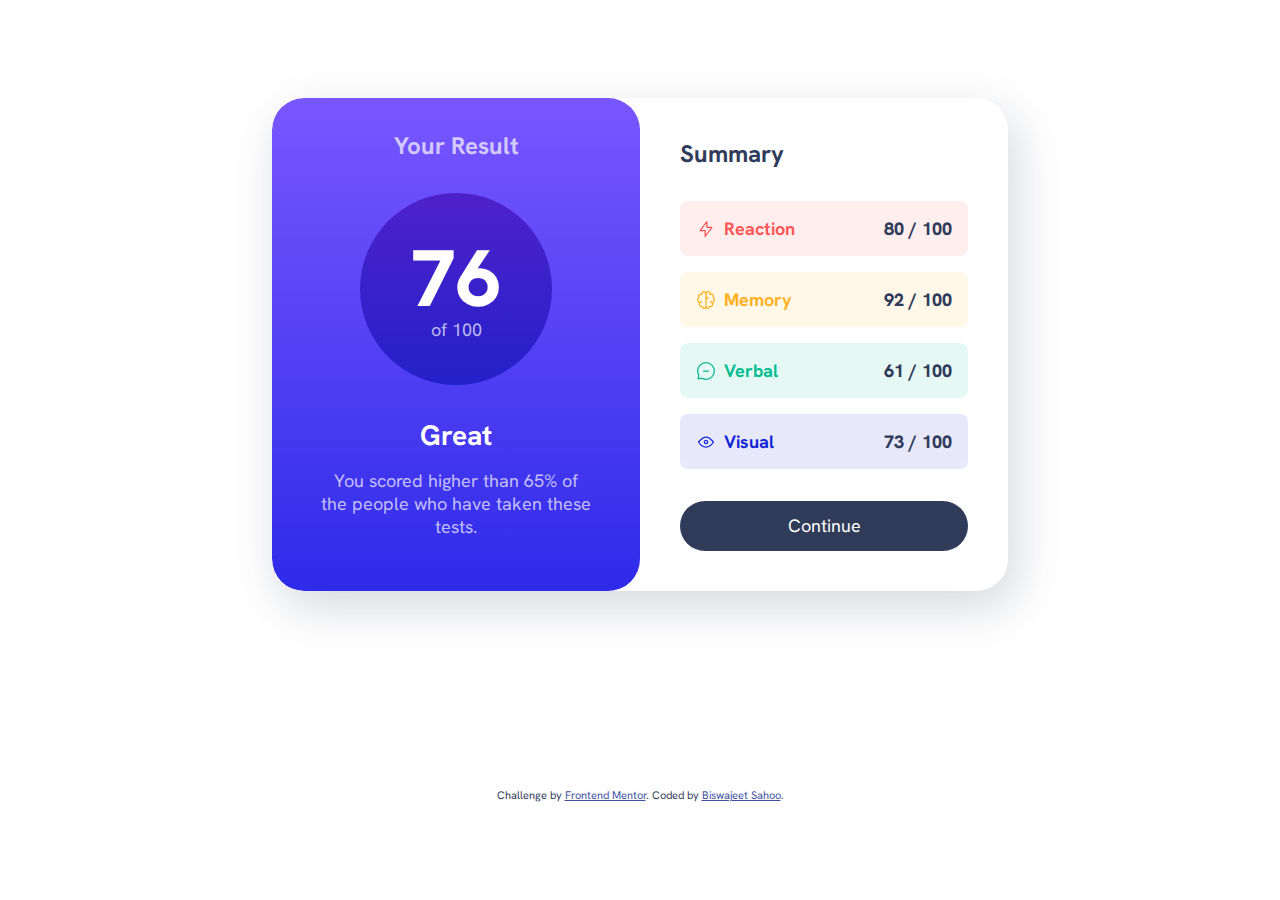
<file: results-summary-component-main/index.html>
<!DOCTYPE html>
<html lang="en">

<head>
    <meta charset="UTF-8">
    <meta name="viewport" content="width=device-width, initial-scale=1.0">
    <!-- displays site properly based on user's device -->

    <link rel="icon" type="image/png" sizes="32x32" href="./assets/images/favicon-32x32.png">

    <!-- my stylesheet -->
    <link rel="stylesheet" href="style.css">

    <title>Frontend Mentor | Results summary component</title>

    <!-- Feel free to remove these styles or customise in your own stylesheet 👍 -->
    <style>
        .attribution {
            font-size: 11px;
            text-align: center;
        }

        .attribution a {
            color: hsl(228, 45%, 44%);
        }
    </style>
</head>

<body>

    <main>
        <div class="results-summary">
            <div class="results grid-flow" data-spacing="large">
                <h1 class="section-title">
                    Your Result
                </h1>

                <p class="result-score">
                    <span>76</span> of 100
                </p>

                <div class="grid-flow">
                    <p class="result-rank">Great</p>
                    <p>
                        You scored higher than 65% of
                        the people who have taken these
                        tests.
                    </p>
                </div>
            </div>

            <div class="summary grid-flow" data-spacing="large">
                <h2 class="section-title">Summary</h2>

                <div class="grid-flow">
                    <div class="summary-item" data-item-type="accent1">

                        <div class="flex-group">
                            <img src="/results-summary-component-main/assets/images/icon-reaction.svg" alt=""
                                class="summary-icon">
                            <h3 class="summary-item-title">
                                Reaction
                            </h3>
                        </div>

                        <p class="summaryscore">
                            <span>80</span> / 100
                        </p>

                    </div>
                    <div class="summary-item" data-item-type="accent2">

                        <div class="flex-group">
                            <img src="/results-summary-component-main/assets/images/icon-memory.svg" alt=""
                                class="summary-icon">
                            <h3 class="summary-item-title">
                                Memory
                            </h3>
                        </div>

                        <p class="summaryscore">
                            <span>92</span> / 100
                        </p>

                    </div>

                    <div class="summary-item" data-item-type="accent3">

                        <div class="flex-group">
                            <img src="/results-summary-component-main/assets/images/icon-verbal.svg" alt=""
                                class="summary-icon">
                            <h3 class="summary-item-title">
                                Verbal
                            </h3>
                        </div>

                        <p class="summaryscore">
                            <span>61</span> / 100
                        </p>

                    </div>

                    <div class="summary-item" data-item-type="accent4">

                        <div class="flex-group">
                            <img src="/results-summary-component-main/assets/images/icon-visual.svg" alt=""
                                class="summary-icon">
                            <h3 class="summary-item-title">
                                Visual
                            </h3>
                        </div>

                        <p class="summaryscore">
                            <span>73</span> / 100
                        </p>

                    </div>
                </div>

                <button class="button">Continue</button>
            </div>

        </div>
    </main>

    <div class="attribution">
        Challenge by <a href="https://www.frontendmentor.io?ref=challenge" target="_blank">Frontend Mentor</a>.
        Coded by <a href="#">Biswajeet Sahoo</a>.
    </div>
</body>

</html>
</file>
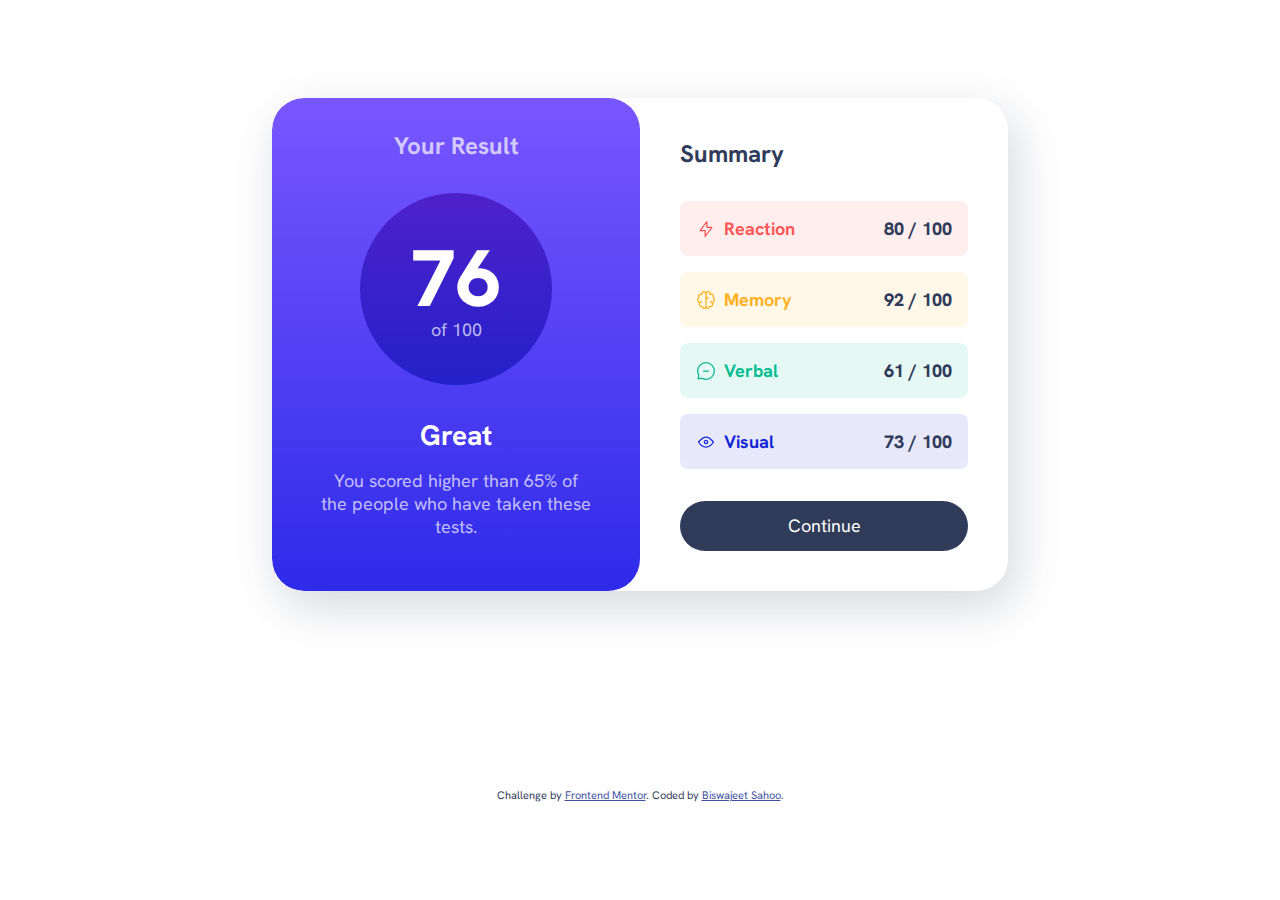
<file: results-summary-component-main/index2.html>
<!DOCTYPE html>
<html lang="en">

<head>
    <meta charset="UTF-8">
    <meta name="viewport" content="width=device-width, initial-scale=1.0">
    <!-- displays site properly based on user's device -->

    <link rel="icon" type="image/png" sizes="32x32" href="./assets/images/favicon-32x32.png">

    <!-- my stylesheet -->
    <link rel="stylesheet" href="style2.css">

    <title>Frontend Mentor | Results summary component</title>

    <!-- Feel free to remove these styles or customise in your own stylesheet 👍 -->
    <style>
        .attribution {
            font-size: 11px;
            text-align: center;
        }

        .attribution a {
            color: hsl(228, 45%, 44%);
        }
    </style>
</head>

<body>

    <main>
        <div class="results-summary">
            <div class="results grid-flow" data-spacing="large">
                <h1 class="section-title">
                    Your Result
                </h1>

                <p class="result-score">
                    <span>76</span> of 100
                </p>

                <div class="grid-flow">
                    <p class="result-rank">Great</p>
                    <p>
                        You scored higher than 65% of
                        the people who have taken these
                        tests.
                    </p>
                </div>
            </div>

            <div class="summary grid-flow" data-spacing="large">
                <h2 class="section-title">Summary</h2>

                <div class="grid-flow">
                    <div class="summary-item" data-item-type="accent1">

                        <div class="flex-group">
                            <img src="/results-summary-component-main/assets/images/icon-reaction.svg" alt=""
                                class="summary-icon">
                            <h3 class="summary-item-title">
                                Reaction
                            </h3>
                        </div>

                        <p class="summaryscore">
                            <span>80</span> / 100
                        </p>

                    </div>
                    <div class="summary-item" data-item-type="accent2">

                        <div class="flex-group">
                            <img src="/results-summary-component-main/assets/images/icon-memory.svg" alt=""
                                class="summary-icon">
                            <h3 class="summary-item-title">
                                Memory
                            </h3>
                        </div>

                        <p class="summaryscore">
                            <span>92</span> / 100
                        </p>

                    </div>

                    <div class="summary-item" data-item-type="accent3">

                        <div class="flex-group">
                            <img src="/results-summary-component-main/assets/images/icon-verbal.svg" alt=""
                                class="summary-icon">
                            <h3 class="summary-item-title">
                                Verbal
                            </h3>
                        </div>

                        <p class="summaryscore">
                            <span>61</span> / 100
                        </p>

                    </div>

                    <div class="summary-item" data-item-type="accent4">

                        <div class="flex-group">
                            <img src="/results-summary-component-main/assets/images/icon-visual.svg" alt=""
                                class="summary-icon">
                            <h3 class="summary-item-title">
                                Visual
                            </h3>
                        </div>

                        <p class="summaryscore">
                            <span>73</span> / 100
                        </p>

                    </div>
                </div>

                <button class="button">Continue</button>
            </div>

        </div>
    </main>

    <div class="attribution">
        Challenge by <a href="https://www.frontendmentor.io?ref=challenge" target="_blank">Frontend Mentor</a>.
        Coded by <a href="#">Biswajeet Sahoo</a>.
    </div>
</body>

</html>
</file>
<file: results-summary-component-main/style.css>
@font-face {
    font-family: 'HankenGrotesk';
    font-display: swap;
    src: url(/results-summary-component-main/assets/fonts/HankenGrotesk-VariableFont_wght.ttf)
    format('truetype');
}

:root {
    --font-family-default: 'HankenGrotesk';

    --fw-regualr: 500;
    --fw-bold: 700;
    --fw-black: 800;

    --fs-400: 1.125rem;
    --fs-500: 1.25rem;
    --fs-600: 1.5rem;
    --fs-700: 1.75rem;
    --fs-800: 2rem;
    --fs-900: 5rem;
    
    /* primary colors */
    --Light-red-accent-1: 0, 100%, 67%;
    --Orangey-yellow-accent-2:39, 100%, 56%;
    --Green-teal-accent-3:166, 100%, 37%;
    --Cobalt-blue-accent-4:234, 85%, 45%;

    /* Gradients */
    --Light-slate-blue-primary-400: hsl(252, 100%, 67%); 
    --Light-royal-blue-secondary-400: hsl(241, 81%, 54%);

    --Violet-blue-primary-500: hsl(256, 72%, 46%);
    --Persian-blue-secondary-500: hsl(241, 72%, 46%);

    /* Neutral */

    --White-neutral-100: hsl(0, 0%, 100%);
    --Pale-blue-neutral-200: hsl(221, 100%, 96%);
    --Light-lavender-neutral-300: hsl(241, 100%, 89%);
    --Dark-gray-blue-neutral-700: hsl(224, 30%, 27%);


    --graident-primary: linear-gradient(
        var(--Light-slate-blue-primary-400),
        var(--Light-royal-blue-secondary-400)
    );

    --graident-to-transparent: linear-gradient(
        var(--Violet-blue-primary-500),
        var(--Persian-blue-secondary-500)
    )
}

*,
*::before, *::after {
    
    box-sizing: border-box;
}

* {
    margin: 0;
    font: inherit;
}

img {
    display: block;
    max-width: 100%;
}

body {
    font-family: var(--font-family-default);
    font-size: var(--fs-400);
    color: var(--Dark-gray-blue-neutral-700);
}

@media (min-width: 600px) {
    body {
        min-height: 100vh;
        display: grid;
        place-items: center;
    }
}

.button {
    color: var(--White-neutral-100);
    line-height: 1;
    background: var(--Dark-gray-blue-neutral-700);
    padding: 1rem 2rem;
    border: 0;
    border-radius: 100vw;
    cursor: pointer;
}

.button:hover,
.button:focus-visible {
    background: var(--graident-primary);
}

.results-summary{
    --padding: 2.5rem;
    max-width: 46rem;
    display: grid;
}

@media (min-width: 600px) {
    .results-summary {
        margin-inline: 1rem;
        grid-template-columns: 1fr 1fr;
        border-radius: 2rem;
        overflow: hidden;
        box-shadow: .5rem 1rem 3rem hsla(224, 30%, 27%, 0.2);
    }
}

.results{
    color: hsla(0, 0%, 100%, 0.7);
    text-align: center;
    background: var(--graident-primary);
    border-radius: 0 0 2rem 2rem;
}

.results,
.summary {
    padding: var(--padding);
}

@media (min-width: 600px) {
    .results {
        border-radius: 2rem;
    }
}

.grid-flow {
    display: grid;
    align-content: start;
    gap: 1rem;
}

.grid-flow[data-spacing="large"] {
    gap: 2rem;
}

.section-title {
    font-weight: var(--fw-bold);
    font-size: var(--fs-600 );
}

.result-score{
    display: grid;
    place-content: center;
    width: 12rem;
    margin-inline: auto;
    background: var(--graident-to-transparent);
    aspect-ratio: 1/1 ;
    border-radius: 50%;
}

.result-score span {
    display: block;
    font-size: var(--fs-900);
    font-weight: var(--fw-black);
    line-height: 1;
    color: var(--White-neutral-100);
}

.result-rank {
    color: var(--White-neutral-100);
    font-size: var(--fs-700);
    font-weight: bold;
}

.summary-item {
    display: flex;
    justify-content: space-between;
    align-items: center;
    padding: 1rem;
    border-radius: 0.5rem;
    background-color: hsl(var(--item-color), .1);
}

 .flex-group {
    display: flex;
    align-items: center;
    gap: 0.5rem;
    flex-wrap: wrap;
 }   

.summary-item-title{
    color: hsl(var(--item-color));
    font-weight: var(--fw-bold);
}

 .summary-item[data-item-type="accent1"] {
    --item-color: var(--Light-red-accent-1);
 }
 .summary-item[data-item-type="accent2"] {
    --item-color: var(--Orangey-yellow-accent-2);
 }
 .summary-item[data-item-type="accent3"] {
    --item-color: var(--Green-teal-accent-3);
 }
 .summary-item[data-item-type="accent4"] {
    --item-color: var(--Cobalt-blue-accent-4);
 }

 .summaryscore{
    font-weight: var(--fw-black);
    color: var(--Dark-gray-blue-neutral-700);
 }

 .summaryscore span {
    color: var(--Dark-gray-blue-neutral-700);
 }

 .results {
    padding: 2rem 3rem;
 }
</file>
<file: results-summary-component-main/style2.css>
@font-face {
    font-family: 'HankenGrotesk';
    font-display: swap;
    src: url(/results-summary-component-main/assets/fonts/HankenGrotesk-VariableFont_wght.ttf)
    format('truetype');
}

:root {
    --font-family-default: 'HankenGrotesk';

    --fw-regualr: 500;
    --fw-bold: 700;
    --fw-black: 800;

    --fs-400: 1.125rem;
    --fs-500: 1.25rem;
    --fs-600: 1.5rem;
    --fs-700: 1.75rem;
    --fs-800: 2rem;
    --fs-900: 5rem;
    
    /* primary colors */
    --Light-red-accent-1: 0, 100%, 67%;
    --Orangey-yellow-accent-2:39, 100%, 56%;
    --Green-teal-accent-3:166, 100%, 37%;
    --Cobalt-blue-accent-4:234, 85%, 45%;

    /* Gradients */
    --Light-slate-blue-primary-400: hsl(252, 100%, 67%); 
    --Light-royal-blue-secondary-400: hsl(241, 81%, 54%);

    --Violet-blue-primary-500: hsl(256, 72%, 46%);
    --Persian-blue-secondary-500: hsl(241, 72%, 46%);

    /* Neutral */

    --White-neutral-100: hsl(0, 0%, 100%);
    --Pale-blue-neutral-200: hsl(221, 100%, 96%);
    --Light-lavender-neutral-300: hsl(241, 100%, 89%);
    --Dark-gray-blue-neutral-700: hsl(224, 30%, 27%);


    --graident-primary: linear-gradient(
        var(--Light-slate-blue-primary-400),
        var(--Light-royal-blue-secondary-400)
    );

    --graident-to-transparent: linear-gradient(
        var(--Violet-blue-primary-500),
        var(--Persian-blue-secondary-500)
    )
}

*,
*::before, *::after {
    
    box-sizing: border-box;
}

* {
    margin: 0;
    font: inherit;
}

img {
    display: block;
    max-width: 100%;
}

body {
    font-family: var(--font-family-default);
    font-size: var(--fs-400);
    color: var(--Dark-gray-blue-neutral-700);
}

@media (min-width: 600px) {
    body {
        min-height: 100vh;
        display: grid;
        place-items: center;
    }
}

.button {
    color: var(--White-neutral-100);
    line-height: 1;
    background: var(--Dark-gray-blue-neutral-700);
    padding: 1rem 2rem;
    border: 0;
    border-radius: 100vw;
    cursor: pointer;
}

.button:hover,
.button:focus-visible {
    background: var(--graident-primary);
}

.results-summary{
    --padding: 2.5rem;
    max-width: 46rem;
    display: grid;
}

@media (min-width: 600px) {
    .results-summary {
        margin-inline: 1rem;
        grid-template-columns: 1fr 1fr;
        border-radius: 2rem;
        overflow: hidden;
        box-shadow: .5rem 1rem 3rem hsla(224, 30%, 27%, 0.2);
    }
}

.results{
    color: hsla(0, 0%, 100%, 0.7);
    text-align: center;
    background: var(--graident-primary);
    border-radius: 0 0 2rem 2rem;
}

.results,
.summary {
    padding: var(--padding);
}

@media (min-width: 600px) {
    .results {
        border-radius: 2rem;
    }
}

.grid-flow {
    display: grid;
    align-content: start;
    gap: 1rem;
}

.grid-flow[data-spacing="large"] {
    gap: 2rem;
}

.section-title {
    font-weight: var(--fw-bold);
    font-size: var(--fs-600 );
}

.result-score{
    display: grid;
    place-content: center;
    width: 12rem;
    margin-inline: auto;
    background: var(--graident-to-transparent);
    aspect-ratio: 1/1 ;
    border-radius: 50%;
}

.result-score span {
    display: block;
    font-size: var(--fs-900);
    font-weight: var(--fw-black);
    line-height: 1;
    color: var(--White-neutral-100);
}

.result-rank {
    color: var(--White-neutral-100);
    font-size: var(--fs-700);
    font-weight: bold;
}

.summary-item {
    display: flex;
    justify-content: space-between;
    align-items: center;
    padding: 1rem;
    border-radius: 0.5rem;
    background-color: hsl(var(--item-color), .1);
}

 .flex-group {
    display: flex;
    align-items: center;
    gap: 0.5rem;
    flex-wrap: wrap;
 }   

.summary-item-title{
    color: hsl(var(--item-color));
    font-weight: var(--fw-bold);
}

 .summary-item[data-item-type="accent1"] {
    --item-color: var(--Light-red-accent-1);
 }
 .summary-item[data-item-type="accent2"] {
    --item-color: var(--Orangey-yellow-accent-2);
 }
 .summary-item[data-item-type="accent3"] {
    --item-color: var(--Green-teal-accent-3);
 }
 .summary-item[data-item-type="accent4"] {
    --item-color: var(--Cobalt-blue-accent-4);
 }

 .summaryscore{
    font-weight: var(--fw-black);
    color: var(--Dark-gray-blue-neutral-700);
 }

 .summaryscore span {
    color: var(--Dark-gray-blue-neutral-700);
 }

 .results {
    padding: 2rem 3rem;
 }
</file>
